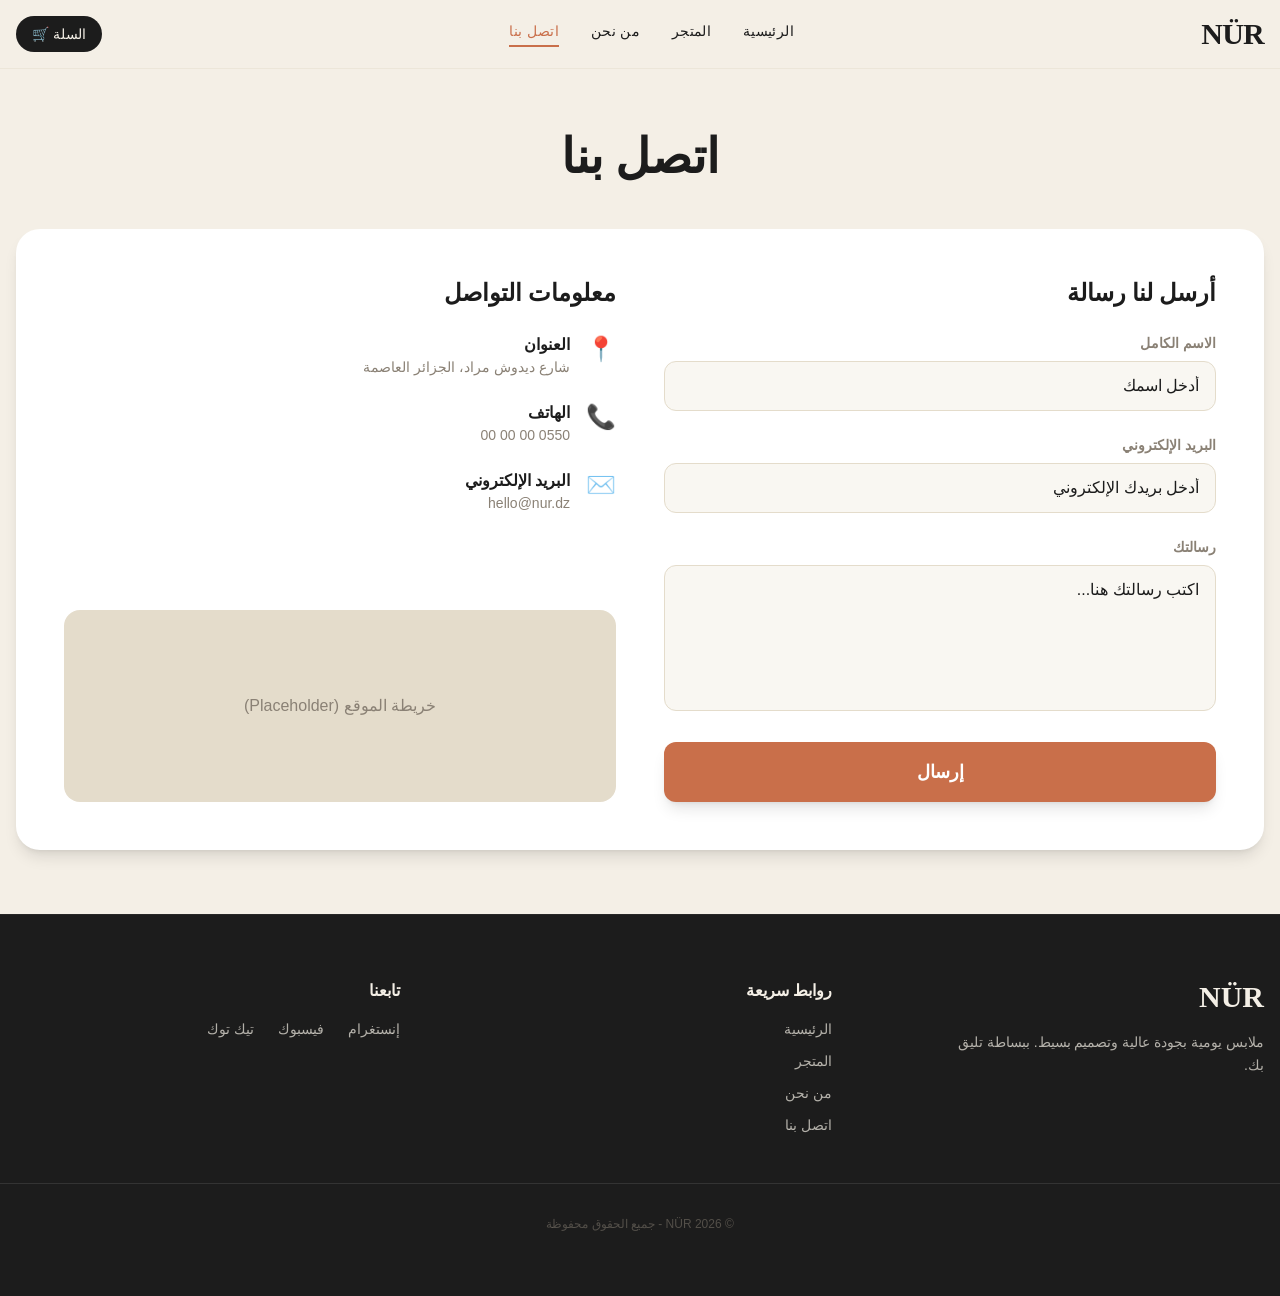
<file: contact.html>
<!DOCTYPE html>
<html lang="ar" dir="rtl">
<head>
  <meta charset="UTF-8">
  <meta name="viewport" content="width=device-width, initial-scale=1.0">
  <title>NÜR | اتصل بنا</title>
  <link href="./output.css" rel="stylesheet">
</head>
<body class="bg-cream text-charcoal font-sans">

  <!-- Header -->
  <header class="bg-cream/80 backdrop-blur-md sticky top-0 z-50 border-b border-sand/50">
    <div class="container mx-auto px-4 py-4 flex justify-between items-center">
      <a href="index.html" class="text-3xl font-serif font-bold text-charcoal tracking-tight">NÜR</a>
      <nav class="hidden md:flex gap-8 font-medium text-sm tracking-wide">
        <a href="index.html" class="hover:text-terracotta transition">الرئيسية</a>
        <a href="shop.html" class="hover:text-terracotta transition">المتجر</a>
        <a href="about.html" class="hover:text-terracotta transition">من نحن</a>
        <a href="contact.html" class="text-terracotta border-b-2 border-terracotta pb-1">اتصل بنا</a>
      </nav>
      <a href="cart.html" class="relative bg-charcoal text-cream px-4 py-2 rounded-full text-sm hover:bg-terracotta transition">السلة 🛒</a>
    </div>
  </header>

  <!-- Contact Content -->
  <main class="container mx-auto px-4 py-16">
    <h1 class="text-4xl md:text-5xl font-serif font-bold text-center mb-12">اتصل بنا</h1>
    
    <div class="grid md:grid-cols-2 gap-12 bg-white p-8 md:p-12 rounded-3xl shadow-lg">
      
      <!-- الفورم -->
      <div>
        <h2 class="text-2xl font-serif font-bold mb-6">أرسل لنا رسالة</h2>
        <form class="space-y-6">
          <div>
            <label class="block text-sm font-bold mb-2 text-warmgrey">الاسم الكامل</label>
            <input type="text" placeholder="أدخل اسمك" class="w-full border border-sand rounded-xl px-4 py-3 focus:outline-none focus:border-terracotta transition bg-cream/50">
          </div>
          <div>
            <label class="block text-sm font-bold mb-2 text-warmgrey">البريد الإلكتروني</label>
            <input type="email" placeholder="أدخل بريدك الإلكتروني" class="w-full border border-sand rounded-xl px-4 py-3 focus:outline-none focus:border-terracotta transition bg-cream/50">
          </div>
          <div>
            <label class="block text-sm font-bold mb-2 text-warmgrey">رسالتك</label>
            <textarea rows="5" placeholder="اكتب رسالتك هنا..." class="w-full border border-sand rounded-xl px-4 py-3 focus:outline-none focus:border-terracotta transition bg-cream/50 resize-none"></textarea>
          </div>
          <button type="submit" class="w-full bg-terracotta text-white py-4 rounded-xl font-bold text-lg hover:bg-charcoal transition shadow-lg">
            إرسال
          </button>
        </form>
      </div>

      <!-- معلومات الاتصال -->
      <div class="flex flex-col justify-between">
        <div>
          <h2 class="text-2xl font-serif font-bold mb-6">معلومات التواصل</h2>
          <ul class="space-y-6 text-warmgrey">
            <li class="flex items-start gap-4">
              <span class="text-2xl">📍</span>
              <div>
                <h4 class="font-bold text-charcoal">العنوان</h4>
                <p class="text-sm">شارع ديدوش مراد، الجزائر العاصمة</p>
              </div>
            </li>
            <li class="flex items-start gap-4">
              <span class="text-2xl">📞</span>
              <div>
                <h4 class="font-bold text-charcoal">الهاتف</h4>
                <p class="text-sm">0550 00 00 00</p>
              </div>
            </li>
            <li class="flex items-start gap-4">
              <span class="text-2xl">✉️</span>
              <div>
                <h4 class="font-bold text-charcoal">البريد الإلكتروني</h4>
                <p class="text-sm">hello@nur.dz</p>
              </div>
            </li>
          </ul>
        </div>

        <!-- خريطة (Placeholder) -->
        <div class="mt-8 bg-sand h-48 rounded-2xl flex items-center justify-center text-warmgrey">
          <p>خريطة الموقع (Placeholder)</p>
        </div>
      </div>
    </div>
  </main>

  <!-- Footer -->
  <footer class="bg-charcoal text-cream/70 py-16 border-t border-white/5">
    <div class="container mx-auto px-4 grid md:grid-cols-3 gap-12 text-center md:text-right">
      <div>
        <h4 class="text-cream text-3xl font-serif font-bold mb-4">NÜR</h4>
        <p class="text-sm leading-relaxed max-w-xs mx-auto md:mx-0">ملابس يومية بجودة عالية وتصميم بسيط. ببساطة تليق بك.</p>
      </div>
      <div>
        <h4 class="text-cream font-bold mb-4">روابط سريعة</h4>
        <ul class="space-y-3 text-sm">
          <li><a href="index.html" class="hover:text-terracotta transition">الرئيسية</a></li>
          <li><a href="shop.html" class="hover:text-terracotta transition">المتجر</a></li>
          <li><a href="about.html" class="hover:text-terracotta transition">من نحن</a></li>
          <li><a href="contact.html" class="hover:text-terracotta transition">اتصل بنا</a></li>
        </ul>
      </div>
      <div>
        <h4 class="text-cream font-bold mb-4">تابعنا</h4>
        <div class="flex gap-6 justify-center md:justify-start text-sm">
          <a href="#" class="hover:text-terracotta transition">إنستغرام</a>
          <a href="#" class="hover:text-terracotta transition">فيسبوك</a>
          <a href="#" class="hover:text-terracotta transition">تيك توك</a>
        </div>
      </div>
    </div>
    <div class="text-center text-xs mt-12 pt-8 border-t border-white/10 text-warmgrey/50">
      © 2026 NÜR - جميع الحقوق محفوظة
    </div>
  </footer>

</body>
</html>
</file>
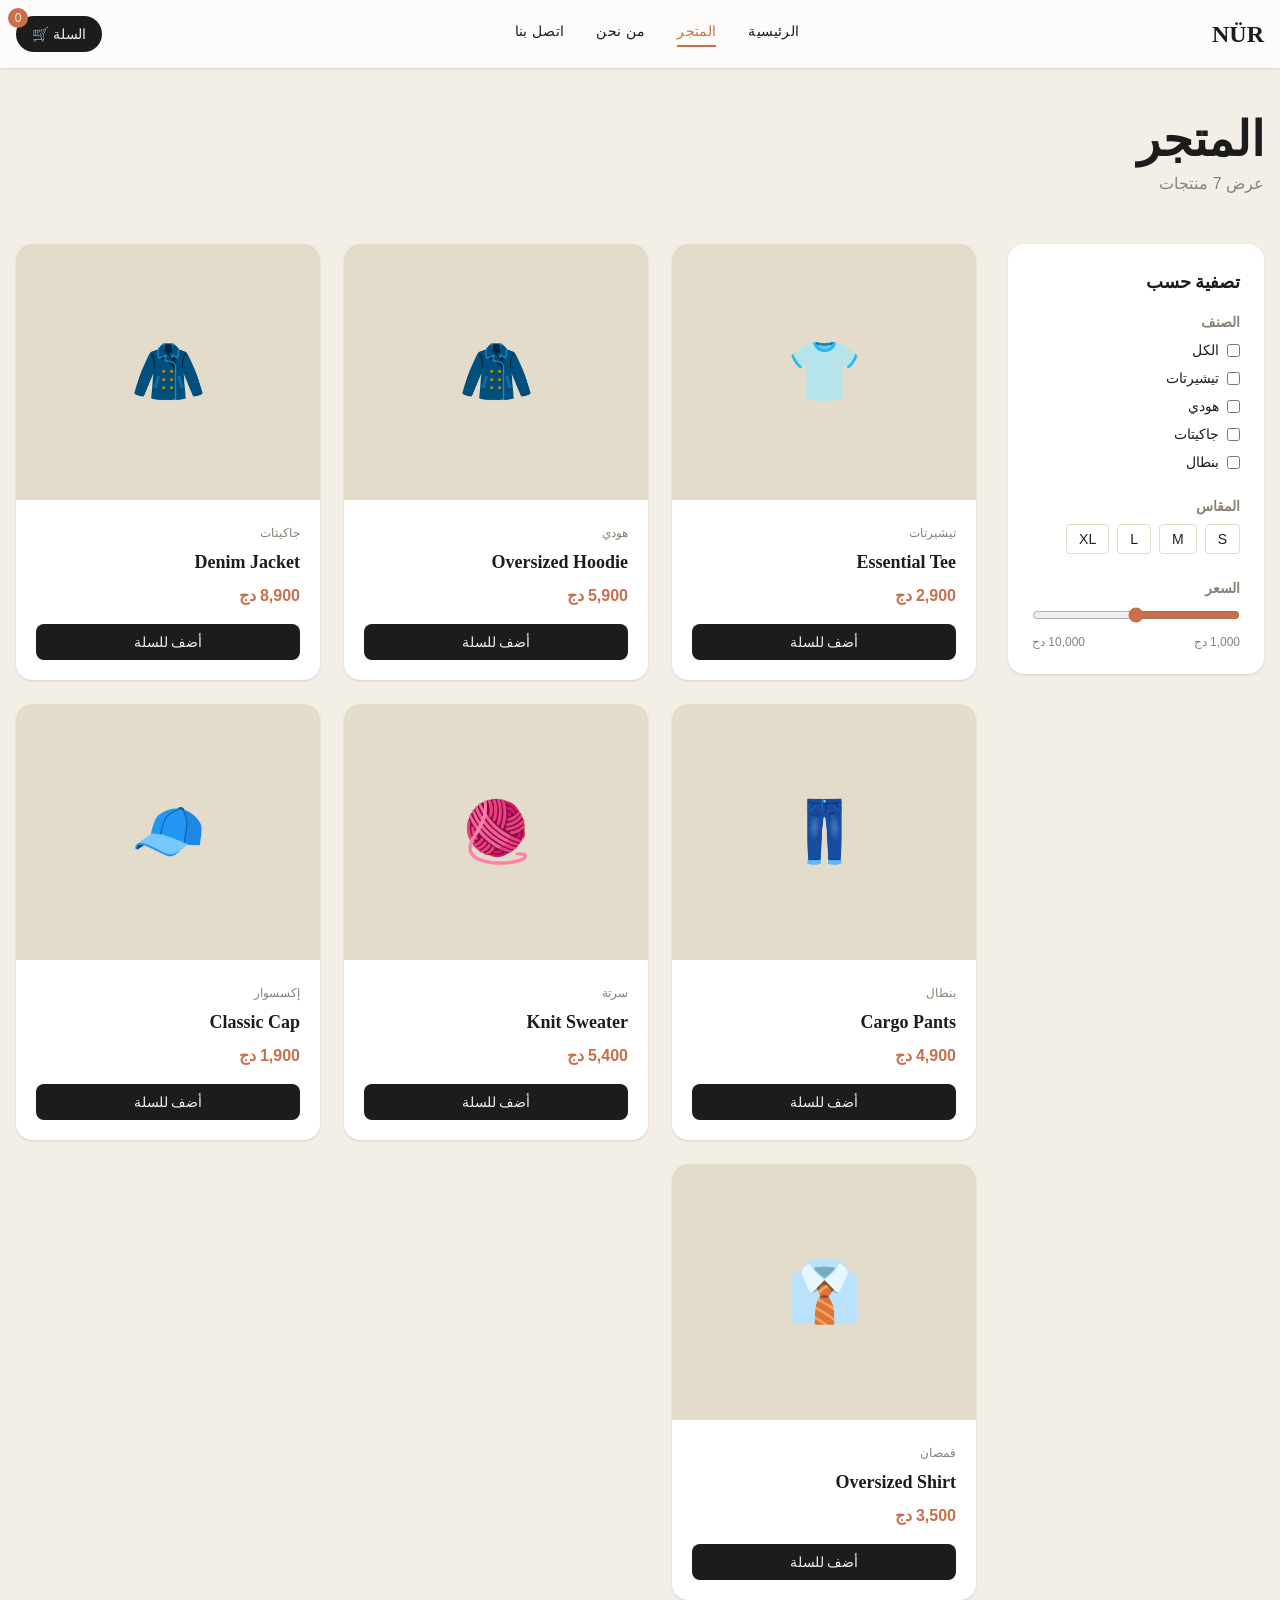
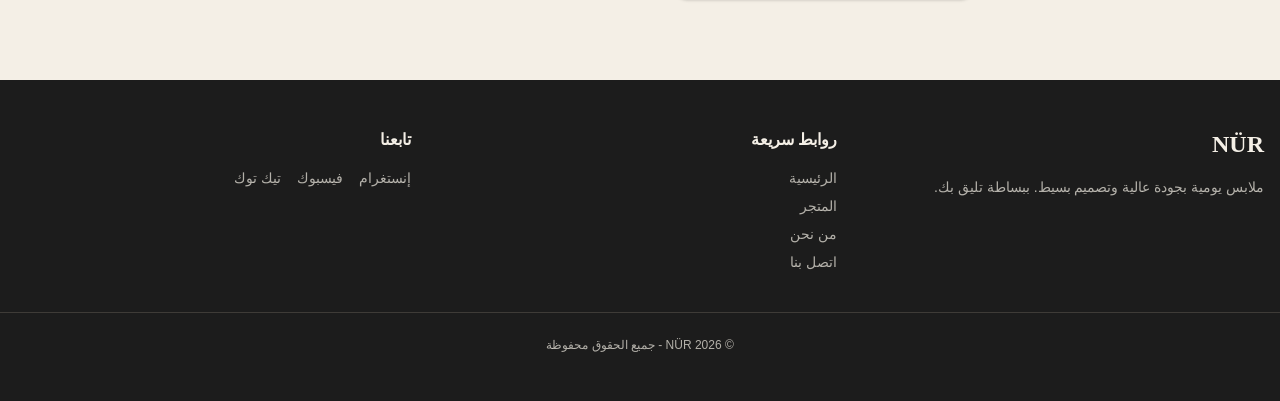
<file: shop.html>
<!DOCTYPE html>
<html lang="ar" dir="rtl">
<head>
  <meta charset="UTF-8">
  <meta name="viewport" content="width=device-width, initial-scale=1.0">
  <title>NÜR | المتجر</title>
  <link href="./output.css" rel="stylesheet">
</head>
<body class="bg-cream text-charcoal font-sans">

  <!-- 1️⃣ Header (نفس الهيدر في الصفحة الرئيسية) -->
  <header class="bg-white/80 backdrop-blur-md shadow-sm sticky top-0 z-50">
    <div class="container mx-auto px-4 py-4 flex justify-between items-center">
      <a href="index.html" class="text-2xl font-serif font-bold text-charcoal">NÜR</a>

      <nav class="hidden md:flex gap-8 font-medium text-sm tracking-wide">
        <a href="index.html" class="hover:text-terracotta transition">الرئيسية</a>
        <a href="shop.html" class="text-terracotta border-b-2 border-terracotta pb-1">المتجر</a>
        <a href="about.html" class="hover:text-terracotta transition">من نحن</a>
        <a href="contact.html" class="hover:text-terracotta transition">اتصل بنا</a>
      </nav>

      <a href="cart.html" class="relative bg-charcoal text-cream px-4 py-2 rounded-full text-sm hover:bg-terracotta transition">
        السلة 🛒
        <span class="absolute -top-2 -left-2 bg-terracotta text-xs w-5 h-5 flex items-center justify-center rounded-full">0</span>
      </a>
    </div>
  </header>

  <!-- 2️⃣ عنوان الصفحة وعدد المنتجات -->
  <section class="container mx-auto px-4 py-12 text-center md:text-right">
    <h1 class="text-4xl md:text-5xl font-serif font-bold mb-2">المتجر</h1>
    <p class="text-warmgrey">عرض 7 منتجات</p>
  </section>

  <!-- 3️⃣ المحتوى الرئيسي: Sidebar + المنتجات -->
  <main class="container mx-auto px-4 pb-20 flex flex-col md:flex-row gap-8">
    
    <!-- Sidebar الفلاتر (يظهر فوق المنتجات في الموبايل) -->
    <aside class="w-full md:w-64 shrink-0">
      <div class="bg-white p-6 rounded-2xl shadow-sm sticky top-24">
        <h3 class="font-serif font-bold text-lg mb-4">تصفية حسب</h3>
        
        <!-- فلتر الصنف -->
        <div class="mb-6">
          <h4 class="font-bold text-sm mb-2 text-warmgrey">الصنف</h4>
          <div class="space-y-2 text-sm">
            <label class="flex items-center gap-2 cursor-pointer hover:text-terracotta"><input type="checkbox" class="accent-terracotta"> الكل</label>
            <label class="flex items-center gap-2 cursor-pointer hover:text-terracotta"><input type="checkbox" class="accent-terracotta"> تيشيرتات</label>
            <label class="flex items-center gap-2 cursor-pointer hover:text-terracotta"><input type="checkbox" class="accent-terracotta"> هودي</label>
            <label class="flex items-center gap-2 cursor-pointer hover:text-terracotta"><input type="checkbox" class="accent-terracotta"> جاكيتات</label>
            <label class="flex items-center gap-2 cursor-pointer hover:text-terracotta"><input type="checkbox" class="accent-terracotta"> بنطال</label>
          </div>
        </div>

        <!-- فلتر المقاس -->
        <div class="mb-6">
          <h4 class="font-bold text-sm mb-2 text-warmgrey">المقاس</h4>
          <div class="flex gap-2 flex-wrap">
            <button class="border border-sand px-3 py-1 rounded text-sm hover:border-terracotta hover:text-terracotta transition">S</button>
            <button class="border border-sand px-3 py-1 rounded text-sm hover:border-terracotta hover:text-terracotta transition">M</button>
            <button class="border border-sand px-3 py-1 rounded text-sm hover:border-terracotta hover:text-terracotta transition">L</button>
            <button class="border border-sand px-3 py-1 rounded text-sm hover:border-terracotta hover:text-terracotta transition">XL</button>
          </div>
        </div>

        <!-- فلتر السعر (شكل فقط) -->
        <div>
          <h4 class="font-bold text-sm mb-2 text-warmgrey">السعر</h4>
          <input type="range" min="1000" max="10000" class="w-full accent-terracotta">
          <div class="flex justify-between text-xs text-warmgrey mt-1">
            <span>1,000 دج</span>
            <span>10,000 دج</span>
          </div>
        </div>
      </div>
    </aside>

    <!-- شبكة المنتجات -->
    <section class="flex-1">
      <div class="grid grid-cols-1 sm:grid-cols-2 lg:grid-cols-3 gap-6">

        <!-- منتج 1: Essential Tee -->
        <article class="bg-white rounded-2xl overflow-hidden shadow-sm hover:shadow-xl transition group">
          <div class="bg-sand h-64 flex items-center justify-center text-6xl group-hover:scale-105 transition duration-500">👕</div>
          <div class="p-5">
            <span class="text-xs text-warmgrey">تيشيرتات</span>
            <h3 class="font-serif font-bold text-lg mt-1">Essential Tee</h3>
            <p class="text-terracotta font-bold mt-2">2,900 دج</p>
            <button class="mt-4 w-full bg-charcoal text-cream py-2 rounded-lg hover:bg-terracotta transition text-sm font-medium">أضف للسلة</button>
          </div>
        </article>

        <!-- منتج 2: Oversized Hoodie -->
        <article class="bg-white rounded-2xl overflow-hidden shadow-sm hover:shadow-xl transition group">
          <div class="bg-sand h-64 flex items-center justify-center text-6xl group-hover:scale-105 transition duration-500">🧥</div>
          <div class="p-5">
            <span class="text-xs text-warmgrey">هودي</span>
            <h3 class="font-serif font-bold text-lg mt-1">Oversized Hoodie</h3>
            <p class="text-terracotta font-bold mt-2">5,900 دج</p>
            <button class="mt-4 w-full bg-charcoal text-cream py-2 rounded-lg hover:bg-terracotta transition text-sm font-medium">أضف للسلة</button>
          </div>
        </article>

        <!-- منتج 3: Denim Jacket -->
        <article class="bg-white rounded-2xl overflow-hidden shadow-sm hover:shadow-xl transition group">
          <div class="bg-sand h-64 flex items-center justify-center text-6xl group-hover:scale-105 transition duration-500">🧥</div>
          <div class="p-5">
            <span class="text-xs text-warmgrey">جاكيتات</span>
            <h3 class="font-serif font-bold text-lg mt-1">Denim Jacket</h3>
            <p class="text-terracotta font-bold mt-2">8,900 دج</p>
            <button class="mt-4 w-full bg-charcoal text-cream py-2 rounded-lg hover:bg-terracotta transition text-sm font-medium">أضف للسلة</button>
          </div>
        </article>

        <!-- منتج 4: Cargo Pants -->
        <article class="bg-white rounded-2xl overflow-hidden shadow-sm hover:shadow-xl transition group">
          <div class="bg-sand h-64 flex items-center justify-center text-6xl group-hover:scale-105 transition duration-500">👖</div>
          <div class="p-5">
            <span class="text-xs text-warmgrey">بنطال</span>
            <h3 class="font-serif font-bold text-lg mt-1">Cargo Pants</h3>
            <p class="text-terracotta font-bold mt-2">4,900 دج</p>
            <button class="mt-4 w-full bg-charcoal text-cream py-2 rounded-lg hover:bg-terracotta transition text-sm font-medium">أضف للسلة</button>
          </div>
        </article>

        <!-- منتج 5: Knit Sweater -->
        <article class="bg-white rounded-2xl overflow-hidden shadow-sm hover:shadow-xl transition group">
          <div class="bg-sand h-64 flex items-center justify-center text-6xl group-hover:scale-105 transition duration-500">🧶</div>
          <div class="p-5">
            <span class="text-xs text-warmgrey">سرتة</span>
            <h3 class="font-serif font-bold text-lg mt-1">Knit Sweater</h3>
            <p class="text-terracotta font-bold mt-2">5,400 دج</p>
            <button class="mt-4 w-full bg-charcoal text-cream py-2 rounded-lg hover:bg-terracotta transition text-sm font-medium">أضف للسلة</button>
          </div>
        </article>

        <!-- منتج 6: Classic Cap -->
        <article class="bg-white rounded-2xl overflow-hidden shadow-sm hover:shadow-xl transition group">
          <div class="bg-sand h-64 flex items-center justify-center text-6xl group-hover:scale-105 transition duration-500">🧢</div>
          <div class="p-5">
            <span class="text-xs text-warmgrey">إكسسوار</span>
            <h3 class="font-serif font-bold text-lg mt-1">Classic Cap</h3>
            <p class="text-terracotta font-bold mt-2">1,900 دج</p>
            <button class="mt-4 w-full bg-charcoal text-cream py-2 rounded-lg hover:bg-terracotta transition text-sm font-medium">أضف للسلة</button>
          </div>
        </article>

        <!-- منتج 7: منتج إضافي (لأن الملف يطلب 6+) -->
        <article class="bg-white rounded-2xl overflow-hidden shadow-sm hover:shadow-xl transition group">
          <div class="bg-sand h-64 flex items-center justify-center text-6xl group-hover:scale-105 transition duration-500">👔</div>
          <div class="p-5">
            <span class="text-xs text-warmgrey">قمصان</span>
            <h3 class="font-serif font-bold text-lg mt-1">Oversized Shirt</h3>
            <p class="text-terracotta font-bold mt-2">3,500 دج</p>
            <button class="mt-4 w-full bg-charcoal text-cream py-2 rounded-lg hover:bg-terracotta transition text-sm font-medium">أضف للسلة</button>
          </div>
        </article>

      </div>
    </section>
  </main>

  <!-- 4️⃣ Footer (نفس الفوتر في الصفحة الرئيسية) -->
  <footer class="bg-charcoal text-cream/70 py-12">
    <div class="container mx-auto px-4 grid md:grid-cols-3 gap-8 text-center md:text-right">
      <div>
        <h4 class="text-cream text-2xl font-serif font-bold mb-4">NÜR</h4>
        <p class="text-sm leading-relaxed">ملابس يومية بجودة عالية وتصميم بسيط. ببساطة تليق بك.</p>
      </div>
      <div>
        <h4 class="text-cream font-bold mb-4">روابط سريعة</h4>
        <ul class="space-y-2 text-sm">
          <li><a href="index.html" class="hover:text-terracotta transition">الرئيسية</a></li>
          <li><a href="shop.html" class="hover:text-terracotta transition">المتجر</a></li>
          <li><a href="about.html" class="hover:text-terracotta transition">من نحن</a></li>
          <li><a href="contact.html" class="hover:text-terracotta transition">اتصل بنا</a></li>
        </ul>
      </div>
      <div>
        <h4 class="text-cream font-bold mb-4">تابعنا</h4>
        <div class="flex gap-4 justify-center md:justify-start text-sm">
          <a href="#" class="hover:text-terracotta transition">إنستغرام</a>
          <a href="#" class="hover:text-terracotta transition">فيسبوك</a>
          <a href="#" class="hover:text-terracotta transition">تيك توك</a>
        </div>
      </div>
    </div>
    <div class="text-center text-xs mt-10 pt-6 border-t border-warmgrey/30">
      © 2026 NÜR - جميع الحقوق محفوظة
    </div>
  </footer>

</body>
</html>
</file>
<file: output.css>
/*! tailwindcss v4.3.3 | MIT License | https://tailwindcss.com */
@layer properties;
@layer theme, base, components, utilities;
@layer theme {
  :root, :host {
    --font-sans: "Poppins", sans-serif;
    --font-serif: "Playfair Display", serif;
    --font-mono: ui-monospace, SFMono-Regular, Menlo, Monaco, Consolas, "Liberation Mono",
      "Courier New", monospace;
    --color-red-500: oklch(63.7% 0.237 25.331);
    --color-gray-800: oklch(27.8% 0.033 256.848);
    --color-black: #000;
    --color-white: #fff;
    --spacing: 0.25rem;
    --container-xs: 20rem;
    --container-md: 28rem;
    --container-2xl: 42rem;
    --text-xs: 0.75rem;
    --text-xs--line-height: calc(1 / 0.75);
    --text-sm: 0.875rem;
    --text-sm--line-height: calc(1.25 / 0.875);
    --text-lg: 1.125rem;
    --text-lg--line-height: calc(1.75 / 1.125);
    --text-xl: 1.25rem;
    --text-xl--line-height: calc(1.75 / 1.25);
    --text-2xl: 1.5rem;
    --text-2xl--line-height: calc(2 / 1.5);
    --text-3xl: 1.875rem;
    --text-3xl--line-height: calc(2.25 / 1.875);
    --text-4xl: 2.25rem;
    --text-4xl--line-height: calc(2.5 / 2.25);
    --text-5xl: 3rem;
    --text-5xl--line-height: 1;
    --text-6xl: 3.75rem;
    --text-6xl--line-height: 1;
    --font-weight-medium: 500;
    --font-weight-semibold: 600;
    --font-weight-bold: 700;
    --tracking-tight: -0.025em;
    --tracking-wide: 0.025em;
    --tracking-widest: 0.1em;
    --leading-tight: 1.25;
    --leading-relaxed: 1.625;
    --radius-lg: 0.5rem;
    --radius-xl: 0.75rem;
    --radius-2xl: 1rem;
    --radius-3xl: 1.5rem;
    --blur-md: 12px;
    --default-transition-duration: 150ms;
    --default-transition-timing-function: cubic-bezier(0.4, 0, 0.2, 1);
    --default-font-family: var(--font-sans);
    --default-mono-font-family: var(--font-mono);
    --color-cream: #f4efe6;
    --color-charcoal: #1c1c1c;
    --color-sand: #e4dccb;
    --color-terracotta: #c96f4a;
    --color-warmgrey: #8a8175;
  }
}
@layer base {
  *, ::after, ::before, ::backdrop, ::file-selector-button {
    box-sizing: border-box;
    margin: 0;
    padding: 0;
    border: 0 solid;
  }
  html, :host {
    line-height: 1.5;
    -webkit-text-size-adjust: 100%;
    tab-size: 4;
    font-family: var(--default-font-family, -apple-system, BlinkMacSystemFont, "Segoe UI", Roboto, "Helvetica Neue", "Noto Sans", Arial, sans-serif, "Apple Color Emoji", "Segoe UI Emoji", "Segoe UI Symbol", "Noto Color Emoji");
    font-feature-settings: var(--default-font-feature-settings, normal);
    font-variation-settings: var(--default-font-variation-settings, normal);
    -webkit-tap-highlight-color: transparent;
  }
  hr {
    height: 0;
    color: inherit;
    border-top-width: 1px;
  }
  abbr:where([title]) {
    -webkit-text-decoration: underline dotted;
    text-decoration: underline dotted;
  }
  h1, h2, h3, h4, h5, h6 {
    font-size: inherit;
    font-weight: inherit;
  }
  a {
    color: inherit;
    -webkit-text-decoration: inherit;
    text-decoration: inherit;
  }
  b, strong {
    font-weight: bolder;
  }
  code, kbd, samp, pre {
    font-family: var(--default-mono-font-family, ui-monospace, SFMono-Regular, Menlo, Monaco, Consolas, "Liberation Mono", "Courier New", monospace);
    font-feature-settings: var(--default-mono-font-feature-settings, normal);
    font-variation-settings: var(--default-mono-font-variation-settings, normal);
    font-size: 1em;
  }
  small {
    font-size: 80%;
  }
  sub, sup {
    font-size: 75%;
    line-height: 0;
    position: relative;
    vertical-align: baseline;
  }
  sub {
    bottom: -0.25em;
  }
  sup {
    top: -0.5em;
  }
  table {
    text-indent: 0;
    border-color: inherit;
    border-collapse: collapse;
  }
  :-moz-focusring:where(:not(iframe)) {
    outline: auto;
  }
  progress {
    vertical-align: baseline;
  }
  summary {
    display: list-item;
  }
  ol, ul, menu {
    list-style: none;
  }
  img, svg, video, canvas, audio, iframe, embed, object {
    display: block;
    vertical-align: middle;
  }
  img, video {
    max-width: 100%;
    height: auto;
  }
  button, input, select, optgroup, textarea, ::file-selector-button {
    font: inherit;
    font-feature-settings: inherit;
    font-variation-settings: inherit;
    letter-spacing: inherit;
    color: inherit;
    border-radius: 0;
    background-color: transparent;
    opacity: 1;
  }
  :where(select:is([multiple], [size])) optgroup {
    font-weight: bolder;
  }
  :where(select:is([multiple], [size])) optgroup option {
    padding-inline-start: 20px;
  }
  ::file-selector-button {
    margin-inline-end: 4px;
  }
  ::placeholder {
    opacity: 1;
  }
  @supports (not (-webkit-appearance: -apple-pay-button))  or (contain-intrinsic-size: 1px) {
    ::placeholder {
      color: currentcolor;
      @supports (color: color-mix(in lab, red, red)) {
        color: color-mix(in oklab, currentcolor 50%, transparent);
      }
    }
  }
  textarea {
    resize: vertical;
  }
  ::-webkit-search-decoration {
    -webkit-appearance: none;
  }
  ::-webkit-date-and-time-value {
    min-height: 1lh;
    text-align: inherit;
  }
  ::-webkit-datetime-edit {
    display: inline-flex;
  }
  ::-webkit-datetime-edit-fields-wrapper {
    padding: 0;
  }
  ::-webkit-datetime-edit, ::-webkit-datetime-edit-year-field, ::-webkit-datetime-edit-month-field, ::-webkit-datetime-edit-day-field, ::-webkit-datetime-edit-hour-field, ::-webkit-datetime-edit-minute-field, ::-webkit-datetime-edit-second-field, ::-webkit-datetime-edit-millisecond-field, ::-webkit-datetime-edit-meridiem-field {
    padding-block: 0;
  }
  ::-webkit-calendar-picker-indicator {
    line-height: 1;
  }
  :-moz-ui-invalid {
    box-shadow: none;
  }
  button, input:where([type="button"], [type="reset"], [type="submit"]), ::file-selector-button {
    appearance: button;
  }
  ::-webkit-inner-spin-button, ::-webkit-outer-spin-button {
    height: auto;
  }
  [hidden]:where(:not([hidden="until-found"])) {
    display: none !important;
  }
}
@layer utilities {
  .absolute {
    position: absolute;
  }
  .relative {
    position: relative;
  }
  .sticky {
    position: sticky;
  }
  .inset-0 {
    inset: 0px;
  }
  .-top-2 {
    top: calc(var(--spacing) * -2);
  }
  .top-0 {
    top: 0px;
  }
  .top-24 {
    top: calc(var(--spacing) * 24);
  }
  .right-6 {
    right: calc(var(--spacing) * 6);
  }
  .bottom-6 {
    bottom: calc(var(--spacing) * 6);
  }
  .-left-2 {
    left: calc(var(--spacing) * -2);
  }
  .z-50 {
    z-index: 50;
  }
  .container {
    width: 100%;
    @media (width >= 40rem) {
      max-width: 40rem;
    }
    @media (width >= 48rem) {
      max-width: 48rem;
    }
    @media (width >= 64rem) {
      max-width: 64rem;
    }
    @media (width >= 80rem) {
      max-width: 80rem;
    }
    @media (width >= 96rem) {
      max-width: 96rem;
    }
  }
  .mx-auto {
    margin-inline: auto;
  }
  .mt-1 {
    margin-top: var(--spacing);
  }
  .mt-2 {
    margin-top: calc(var(--spacing) * 2);
  }
  .mt-4 {
    margin-top: calc(var(--spacing) * 4);
  }
  .mt-8 {
    margin-top: calc(var(--spacing) * 8);
  }
  .mt-10 {
    margin-top: calc(var(--spacing) * 10);
  }
  .mt-12 {
    margin-top: calc(var(--spacing) * 12);
  }
  .mt-20 {
    margin-top: calc(var(--spacing) * 20);
  }
  .mb-2 {
    margin-bottom: calc(var(--spacing) * 2);
  }
  .mb-3 {
    margin-bottom: calc(var(--spacing) * 3);
  }
  .mb-4 {
    margin-bottom: calc(var(--spacing) * 4);
  }
  .mb-6 {
    margin-bottom: calc(var(--spacing) * 6);
  }
  .mb-8 {
    margin-bottom: calc(var(--spacing) * 8);
  }
  .mb-10 {
    margin-bottom: calc(var(--spacing) * 10);
  }
  .mb-12 {
    margin-bottom: calc(var(--spacing) * 12);
  }
  .block {
    display: block;
  }
  .flex {
    display: flex;
  }
  .grid {
    display: grid;
  }
  .hidden {
    display: none;
  }
  .inline-block {
    display: inline-block;
  }
  .table {
    display: table;
  }
  .aspect-square {
    aspect-ratio: 1 / 1;
  }
  .h-5 {
    height: calc(var(--spacing) * 5);
  }
  .h-12 {
    height: calc(var(--spacing) * 12);
  }
  .h-24 {
    height: calc(var(--spacing) * 24);
  }
  .h-48 {
    height: calc(var(--spacing) * 48);
  }
  .h-64 {
    height: calc(var(--spacing) * 64);
  }
  .h-96 {
    height: calc(var(--spacing) * 96);
  }
  .h-\[400px\] {
    height: 400px;
  }
  .h-\[450px\] {
    height: 450px;
  }
  .h-full {
    height: 100%;
  }
  .w-5 {
    width: calc(var(--spacing) * 5);
  }
  .w-12 {
    width: calc(var(--spacing) * 12);
  }
  .w-24 {
    width: calc(var(--spacing) * 24);
  }
  .w-full {
    width: 100%;
  }
  .max-w-2xl {
    max-width: var(--container-2xl);
  }
  .max-w-md {
    max-width: var(--container-md);
  }
  .max-w-xs {
    max-width: var(--container-xs);
  }
  .flex-1 {
    flex: 1;
  }
  .flex-shrink {
    flex-shrink: 1;
  }
  .shrink-0 {
    flex-shrink: 0;
  }
  .border-collapse {
    border-collapse: collapse;
  }
  .cursor-pointer {
    cursor: pointer;
  }
  .resize {
    resize: both;
  }
  .resize-none {
    resize: none;
  }
  .grid-cols-1 {
    grid-template-columns: repeat(1, minmax(0, 1fr));
  }
  .grid-cols-2 {
    grid-template-columns: repeat(2, minmax(0, 1fr));
  }
  .flex-col {
    flex-direction: column;
  }
  .flex-wrap {
    flex-wrap: wrap;
  }
  .items-center {
    align-items: center;
  }
  .items-start {
    align-items: flex-start;
  }
  .justify-between {
    justify-content: space-between;
  }
  .justify-center {
    justify-content: center;
  }
  .gap-2 {
    gap: calc(var(--spacing) * 2);
  }
  .gap-3 {
    gap: calc(var(--spacing) * 3);
  }
  .gap-4 {
    gap: calc(var(--spacing) * 4);
  }
  .gap-6 {
    gap: calc(var(--spacing) * 6);
  }
  .gap-8 {
    gap: calc(var(--spacing) * 8);
  }
  .gap-10 {
    gap: calc(var(--spacing) * 10);
  }
  .gap-12 {
    gap: calc(var(--spacing) * 12);
  }
  :where(.space-y-2 > :not(:last-child)) {
    --tw-space-y-reverse: 0;
    margin-block-start: calc(calc(var(--spacing) * 2) * var(--tw-space-y-reverse));
    margin-block-end: calc(calc(var(--spacing) * 2) * calc(1 - var(--tw-space-y-reverse)));
  }
  :where(.space-y-3 > :not(:last-child)) {
    --tw-space-y-reverse: 0;
    margin-block-start: calc(calc(var(--spacing) * 3) * var(--tw-space-y-reverse));
    margin-block-end: calc(calc(var(--spacing) * 3) * calc(1 - var(--tw-space-y-reverse)));
  }
  :where(.space-y-4 > :not(:last-child)) {
    --tw-space-y-reverse: 0;
    margin-block-start: calc(calc(var(--spacing) * 4) * var(--tw-space-y-reverse));
    margin-block-end: calc(calc(var(--spacing) * 4) * calc(1 - var(--tw-space-y-reverse)));
  }
  :where(.space-y-6 > :not(:last-child)) {
    --tw-space-y-reverse: 0;
    margin-block-start: calc(calc(var(--spacing) * 6) * var(--tw-space-y-reverse));
    margin-block-end: calc(calc(var(--spacing) * 6) * calc(1 - var(--tw-space-y-reverse)));
  }
  .overflow-hidden {
    overflow: hidden;
  }
  .rounded {
    border-radius: 0.25rem;
  }
  .rounded-2xl {
    border-radius: var(--radius-2xl);
  }
  .rounded-3xl {
    border-radius: var(--radius-3xl);
  }
  .rounded-full {
    border-radius: calc(infinity * 1px);
  }
  .rounded-lg {
    border-radius: var(--radius-lg);
  }
  .rounded-xl {
    border-radius: var(--radius-xl);
  }
  .border {
    border-style: var(--tw-border-style);
    border-width: 1px;
  }
  .border-2 {
    border-style: var(--tw-border-style);
    border-width: 2px;
  }
  .border-x {
    border-inline-style: var(--tw-border-style);
    border-inline-width: 1px;
  }
  .border-t {
    border-top-style: var(--tw-border-style);
    border-top-width: 1px;
  }
  .border-b {
    border-bottom-style: var(--tw-border-style);
    border-bottom-width: 1px;
  }
  .border-b-2 {
    border-bottom-style: var(--tw-border-style);
    border-bottom-width: 2px;
  }
  .border-charcoal {
    border-color: var(--color-charcoal);
  }
  .border-gray-800 {
    border-color: var(--color-gray-800);
  }
  .border-sand {
    border-color: var(--color-sand);
  }
  .border-sand\/50 {
    border-color: color-mix(in srgb, #e4dccb 50%, transparent);
    @supports (color: color-mix(in lab, red, red)) {
      border-color: color-mix(in oklab, var(--color-sand) 50%, transparent);
    }
  }
  .border-terracotta {
    border-color: var(--color-terracotta);
  }
  .border-warmgrey {
    border-color: var(--color-warmgrey);
  }
  .border-warmgrey\/30 {
    border-color: color-mix(in srgb, #8a8175 30%, transparent);
    @supports (color: color-mix(in lab, red, red)) {
      border-color: color-mix(in oklab, var(--color-warmgrey) 30%, transparent);
    }
  }
  .border-white {
    border-color: var(--color-white);
  }
  .border-white\/5 {
    border-color: color-mix(in srgb, #fff 5%, transparent);
    @supports (color: color-mix(in lab, red, red)) {
      border-color: color-mix(in oklab, var(--color-white) 5%, transparent);
    }
  }
  .border-white\/10 {
    border-color: color-mix(in srgb, #fff 10%, transparent);
    @supports (color: color-mix(in lab, red, red)) {
      border-color: color-mix(in oklab, var(--color-white) 10%, transparent);
    }
  }
  .border-white\/20 {
    border-color: color-mix(in srgb, #fff 20%, transparent);
    @supports (color: color-mix(in lab, red, red)) {
      border-color: color-mix(in oklab, var(--color-white) 20%, transparent);
    }
  }
  .bg-black {
    background-color: var(--color-black);
  }
  .bg-black\/50 {
    background-color: color-mix(in srgb, #000 50%, transparent);
    @supports (color: color-mix(in lab, red, red)) {
      background-color: color-mix(in oklab, var(--color-black) 50%, transparent);
    }
  }
  .bg-black\/80 {
    background-color: color-mix(in srgb, #000 80%, transparent);
    @supports (color: color-mix(in lab, red, red)) {
      background-color: color-mix(in oklab, var(--color-black) 80%, transparent);
    }
  }
  .bg-charcoal {
    background-color: var(--color-charcoal);
  }
  .bg-cream {
    background-color: var(--color-cream);
  }
  .bg-cream\/50 {
    background-color: color-mix(in srgb, #f4efe6 50%, transparent);
    @supports (color: color-mix(in lab, red, red)) {
      background-color: color-mix(in oklab, var(--color-cream) 50%, transparent);
    }
  }
  .bg-cream\/80 {
    background-color: color-mix(in srgb, #f4efe6 80%, transparent);
    @supports (color: color-mix(in lab, red, red)) {
      background-color: color-mix(in oklab, var(--color-cream) 80%, transparent);
    }
  }
  .bg-sand {
    background-color: var(--color-sand);
  }
  .bg-terracotta {
    background-color: var(--color-terracotta);
  }
  .bg-white {
    background-color: var(--color-white);
  }
  .bg-white\/10 {
    background-color: color-mix(in srgb, #fff 10%, transparent);
    @supports (color: color-mix(in lab, red, red)) {
      background-color: color-mix(in oklab, var(--color-white) 10%, transparent);
    }
  }
  .bg-white\/80 {
    background-color: color-mix(in srgb, #fff 80%, transparent);
    @supports (color: color-mix(in lab, red, red)) {
      background-color: color-mix(in oklab, var(--color-white) 80%, transparent);
    }
  }
  .bg-gradient-to-t {
    --tw-gradient-position: to top in oklab;
    background-image: linear-gradient(var(--tw-gradient-stops));
  }
  .from-charcoal {
    --tw-gradient-from: var(--color-charcoal);
    --tw-gradient-stops: var(--tw-gradient-via-stops, var(--tw-gradient-position), var(--tw-gradient-from) var(--tw-gradient-from-position), var(--tw-gradient-to) var(--tw-gradient-to-position));
  }
  .from-charcoal\/70 {
    --tw-gradient-from: color-mix(in srgb, #1c1c1c 70%, transparent);
    @supports (color: color-mix(in lab, red, red)) {
      --tw-gradient-from: color-mix(in oklab, var(--color-charcoal) 70%, transparent);
    }
    --tw-gradient-stops: var(--tw-gradient-via-stops, var(--tw-gradient-position), var(--tw-gradient-from) var(--tw-gradient-from-position), var(--tw-gradient-to) var(--tw-gradient-to-position));
  }
  .to-transparent {
    --tw-gradient-to: transparent;
    --tw-gradient-stops: var(--tw-gradient-via-stops, var(--tw-gradient-position), var(--tw-gradient-from) var(--tw-gradient-from-position), var(--tw-gradient-to) var(--tw-gradient-to-position));
  }
  .object-cover {
    object-fit: cover;
  }
  .p-4 {
    padding: calc(var(--spacing) * 4);
  }
  .p-5 {
    padding: calc(var(--spacing) * 5);
  }
  .p-6 {
    padding: calc(var(--spacing) * 6);
  }
  .p-8 {
    padding: calc(var(--spacing) * 8);
  }
  .px-3 {
    padding-inline: calc(var(--spacing) * 3);
  }
  .px-4 {
    padding-inline: calc(var(--spacing) * 4);
  }
  .px-6 {
    padding-inline: calc(var(--spacing) * 6);
  }
  .px-8 {
    padding-inline: calc(var(--spacing) * 8);
  }
  .py-1 {
    padding-block: var(--spacing);
  }
  .py-2 {
    padding-block: calc(var(--spacing) * 2);
  }
  .py-3 {
    padding-block: calc(var(--spacing) * 3);
  }
  .py-4 {
    padding-block: calc(var(--spacing) * 4);
  }
  .py-12 {
    padding-block: calc(var(--spacing) * 12);
  }
  .py-16 {
    padding-block: calc(var(--spacing) * 16);
  }
  .py-20 {
    padding-block: calc(var(--spacing) * 20);
  }
  .py-24 {
    padding-block: calc(var(--spacing) * 24);
  }
  .pt-6 {
    padding-top: calc(var(--spacing) * 6);
  }
  .pt-8 {
    padding-top: calc(var(--spacing) * 8);
  }
  .pb-1 {
    padding-bottom: var(--spacing);
  }
  .pb-6 {
    padding-bottom: calc(var(--spacing) * 6);
  }
  .pb-20 {
    padding-bottom: calc(var(--spacing) * 20);
  }
  .text-center {
    text-align: center;
  }
  .font-sans {
    font-family: var(--font-sans);
  }
  .font-serif {
    font-family: var(--font-serif);
  }
  .text-2xl {
    font-size: var(--text-2xl);
    line-height: var(--tw-leading, var(--text-2xl--line-height));
  }
  .text-3xl {
    font-size: var(--text-3xl);
    line-height: var(--tw-leading, var(--text-3xl--line-height));
  }
  .text-4xl {
    font-size: var(--text-4xl);
    line-height: var(--tw-leading, var(--text-4xl--line-height));
  }
  .text-5xl {
    font-size: var(--text-5xl);
    line-height: var(--tw-leading, var(--text-5xl--line-height));
  }
  .text-6xl {
    font-size: var(--text-6xl);
    line-height: var(--tw-leading, var(--text-6xl--line-height));
  }
  .text-lg {
    font-size: var(--text-lg);
    line-height: var(--tw-leading, var(--text-lg--line-height));
  }
  .text-sm {
    font-size: var(--text-sm);
    line-height: var(--tw-leading, var(--text-sm--line-height));
  }
  .text-xl {
    font-size: var(--text-xl);
    line-height: var(--tw-leading, var(--text-xl--line-height));
  }
  .text-xs {
    font-size: var(--text-xs);
    line-height: var(--tw-leading, var(--text-xs--line-height));
  }
  .leading-relaxed {
    --tw-leading: var(--leading-relaxed);
    line-height: var(--leading-relaxed);
  }
  .leading-tight {
    --tw-leading: var(--leading-tight);
    line-height: var(--leading-tight);
  }
  .font-bold {
    --tw-font-weight: var(--font-weight-bold);
    font-weight: var(--font-weight-bold);
  }
  .font-medium {
    --tw-font-weight: var(--font-weight-medium);
    font-weight: var(--font-weight-medium);
  }
  .font-semibold {
    --tw-font-weight: var(--font-weight-semibold);
    font-weight: var(--font-weight-semibold);
  }
  .tracking-tight {
    --tw-tracking: var(--tracking-tight);
    letter-spacing: var(--tracking-tight);
  }
  .tracking-wide {
    --tw-tracking: var(--tracking-wide);
    letter-spacing: var(--tracking-wide);
  }
  .tracking-widest {
    --tw-tracking: var(--tracking-widest);
    letter-spacing: var(--tracking-widest);
  }
  .text-charcoal {
    color: var(--color-charcoal);
  }
  .text-cream {
    color: var(--color-cream);
  }
  .text-cream\/70 {
    color: color-mix(in srgb, #f4efe6 70%, transparent);
    @supports (color: color-mix(in lab, red, red)) {
      color: color-mix(in oklab, var(--color-cream) 70%, transparent);
    }
  }
  .text-red-500 {
    color: var(--color-red-500);
  }
  .text-terracotta {
    color: var(--color-terracotta);
  }
  .text-warmgrey {
    color: var(--color-warmgrey);
  }
  .text-warmgrey\/50 {
    color: color-mix(in srgb, #8a8175 50%, transparent);
    @supports (color: color-mix(in lab, red, red)) {
      color: color-mix(in oklab, var(--color-warmgrey) 50%, transparent);
    }
  }
  .text-white {
    color: var(--color-white);
  }
  .underline {
    text-decoration-line: underline;
  }
  .placeholder-warmgrey::placeholder {
    color: var(--color-warmgrey);
  }
  .placeholder-warmgrey\/70::placeholder {
    color: color-mix(in srgb, #8a8175 70%, transparent);
    @supports (color: color-mix(in lab, red, red)) {
      color: color-mix(in oklab, var(--color-warmgrey) 70%, transparent);
    }
  }
  .accent-terracotta {
    accent-color: var(--color-terracotta);
  }
  .opacity-1 {
    opacity: 1%;
  }
  .opacity-75 {
    opacity: 75%;
  }
  .opacity-80 {
    opacity: 80%;
  }
  .opacity-100 {
    opacity: 100%;
  }
  .opacity-800 {
    opacity: 800%;
  }
  .shadow-2xl {
    --tw-shadow: 0 25px 50px -12px var(--tw-shadow-color, rgb(0 0 0 / 0.25));
    box-shadow: var(--tw-inset-shadow), var(--tw-inset-ring-shadow), var(--tw-ring-offset-shadow), var(--tw-ring-shadow), var(--tw-shadow);
  }
  .shadow-lg {
    --tw-shadow: 0 10px 15px -3px var(--tw-shadow-color, rgb(0 0 0 / 0.1)), 0 4px 6px -4px var(--tw-shadow-color, rgb(0 0 0 / 0.1));
    box-shadow: var(--tw-inset-shadow), var(--tw-inset-ring-shadow), var(--tw-ring-offset-shadow), var(--tw-ring-shadow), var(--tw-shadow);
  }
  .shadow-sm {
    --tw-shadow: 0 1px 3px 0 var(--tw-shadow-color, rgb(0 0 0 / 0.1)), 0 1px 2px -1px var(--tw-shadow-color, rgb(0 0 0 / 0.1));
    box-shadow: var(--tw-inset-shadow), var(--tw-inset-ring-shadow), var(--tw-ring-offset-shadow), var(--tw-ring-shadow), var(--tw-shadow);
  }
  .shadow-xl {
    --tw-shadow: 0 20px 25px -5px var(--tw-shadow-color, rgb(0 0 0 / 0.1)), 0 8px 10px -6px var(--tw-shadow-color, rgb(0 0 0 / 0.1));
    box-shadow: var(--tw-inset-shadow), var(--tw-inset-ring-shadow), var(--tw-ring-offset-shadow), var(--tw-ring-shadow), var(--tw-shadow);
  }
  .outline {
    outline-style: var(--tw-outline-style);
    outline-width: 1px;
  }
  .backdrop-blur-md {
    --tw-backdrop-blur: blur(var(--blur-md));
    -webkit-backdrop-filter: var(--tw-backdrop-blur,) var(--tw-backdrop-brightness,) var(--tw-backdrop-contrast,) var(--tw-backdrop-grayscale,) var(--tw-backdrop-hue-rotate,) var(--tw-backdrop-invert,) var(--tw-backdrop-opacity,) var(--tw-backdrop-saturate,) var(--tw-backdrop-sepia,);
    backdrop-filter: var(--tw-backdrop-blur,) var(--tw-backdrop-brightness,) var(--tw-backdrop-contrast,) var(--tw-backdrop-grayscale,) var(--tw-backdrop-hue-rotate,) var(--tw-backdrop-invert,) var(--tw-backdrop-opacity,) var(--tw-backdrop-saturate,) var(--tw-backdrop-sepia,);
  }
  .backdrop-filter {
    -webkit-backdrop-filter: var(--tw-backdrop-blur,) var(--tw-backdrop-brightness,) var(--tw-backdrop-contrast,) var(--tw-backdrop-grayscale,) var(--tw-backdrop-hue-rotate,) var(--tw-backdrop-invert,) var(--tw-backdrop-opacity,) var(--tw-backdrop-saturate,) var(--tw-backdrop-sepia,);
    backdrop-filter: var(--tw-backdrop-blur,) var(--tw-backdrop-brightness,) var(--tw-backdrop-contrast,) var(--tw-backdrop-grayscale,) var(--tw-backdrop-hue-rotate,) var(--tw-backdrop-invert,) var(--tw-backdrop-opacity,) var(--tw-backdrop-saturate,) var(--tw-backdrop-sepia,);
  }
  .transition {
    transition-property: color, background-color, border-color, outline-color, text-decoration-color, fill, stroke, --tw-gradient-from, --tw-gradient-via, --tw-gradient-to, opacity, box-shadow, transform, translate, scale, rotate, filter, -webkit-backdrop-filter, backdrop-filter, display, content-visibility, overlay, pointer-events;
    transition-timing-function: var(--tw-ease, var(--default-transition-timing-function));
    transition-duration: var(--tw-duration, var(--default-transition-duration));
  }
  .duration-500 {
    --tw-duration: 500ms;
    transition-duration: 500ms;
  }
  .duration-700 {
    --tw-duration: 700ms;
    transition-duration: 700ms;
  }
  .outline-none {
    --tw-outline-style: none;
    outline-style: none;
  }
  @media (hover: hover) {
    .group-hover\:scale-105:is(:where(.group):hover *) {
      --tw-scale-x: 105%;
      --tw-scale-y: 105%;
      --tw-scale-z: 105%;
      scale: var(--tw-scale-x) var(--tw-scale-y);
    }
    .hover\:border-charcoal:hover {
      border-color: var(--color-charcoal);
    }
    .hover\:border-terracotta:hover {
      border-color: var(--color-terracotta);
    }
    .hover\:bg-charcoal:hover {
      background-color: var(--color-charcoal);
    }
    .hover\:bg-cream:hover {
      background-color: var(--color-cream);
    }
    .hover\:bg-terracotta:hover {
      background-color: var(--color-terracotta);
    }
    .hover\:text-cream:hover {
      color: var(--color-cream);
    }
    .hover\:text-terracotta:hover {
      color: var(--color-terracotta);
    }
    .hover\:underline:hover {
      text-decoration-line: underline;
    }
    .hover\:shadow-xl:hover {
      --tw-shadow: 0 20px 25px -5px var(--tw-shadow-color, rgb(0 0 0 / 0.1)), 0 8px 10px -6px var(--tw-shadow-color, rgb(0 0 0 / 0.1));
      box-shadow: var(--tw-inset-shadow), var(--tw-inset-ring-shadow), var(--tw-ring-offset-shadow), var(--tw-ring-shadow), var(--tw-shadow);
    }
  }
  .focus\:border-terracotta:focus {
    border-color: var(--color-terracotta);
  }
  .focus\:outline-none:focus {
    --tw-outline-style: none;
    outline-style: none;
  }
  @media (width >= 40rem) {
    .sm\:grid-cols-2 {
      grid-template-columns: repeat(2, minmax(0, 1fr));
    }
    .sm\:flex-row {
      flex-direction: row;
    }
    .sm\:text-right {
      text-align: right;
    }
  }
  @media (width >= 48rem) {
    .md\:mx-0 {
      margin-inline: 0px;
    }
    .md\:flex {
      display: flex;
    }
    .md\:h-\[500px\] {
      height: 500px;
    }
    .md\:w-64 {
      width: calc(var(--spacing) * 64);
    }
    .md\:grid-cols-2 {
      grid-template-columns: repeat(2, minmax(0, 1fr));
    }
    .md\:grid-cols-3 {
      grid-template-columns: repeat(3, minmax(0, 1fr));
    }
    .md\:grid-cols-4 {
      grid-template-columns: repeat(4, minmax(0, 1fr));
    }
    .md\:flex-row {
      flex-direction: row;
    }
    .md\:justify-start {
      justify-content: flex-start;
    }
    .md\:p-12 {
      padding: calc(var(--spacing) * 12);
    }
    .md\:py-24 {
      padding-block: calc(var(--spacing) * 24);
    }
    .md\:text-right {
      text-align: right;
    }
    .md\:text-5xl {
      font-size: var(--text-5xl);
      line-height: var(--tw-leading, var(--text-5xl--line-height));
    }
    .md\:text-6xl {
      font-size: var(--text-6xl);
      line-height: var(--tw-leading, var(--text-6xl--line-height));
    }
  }
  @media (width >= 64rem) {
    .lg\:col-span-1 {
      grid-column: span 1 / span 1;
    }
    .lg\:col-span-2 {
      grid-column: span 2 / span 2;
    }
    .lg\:grid-cols-3 {
      grid-template-columns: repeat(3, minmax(0, 1fr));
    }
    .lg\:grid-cols-4 {
      grid-template-columns: repeat(4, minmax(0, 1fr));
    }
  }
}
@import url('https://fonts.googleapis.com/css2?family=Playfair+Display:wght@400;700&family=Poppins:wght@300;400;600&display=swap');
@property --tw-space-y-reverse {
  syntax: "*";
  inherits: false;
  initial-value: 0;
}
@property --tw-border-style {
  syntax: "*";
  inherits: false;
  initial-value: solid;
}
@property --tw-gradient-position {
  syntax: "*";
  inherits: false;
}
@property --tw-gradient-from {
  syntax: "<color>";
  inherits: false;
  initial-value: #0000;
}
@property --tw-gradient-via {
  syntax: "<color>";
  inherits: false;
  initial-value: #0000;
}
@property --tw-gradient-to {
  syntax: "<color>";
  inherits: false;
  initial-value: #0000;
}
@property --tw-gradient-stops {
  syntax: "*";
  inherits: false;
}
@property --tw-gradient-via-stops {
  syntax: "*";
  inherits: false;
}
@property --tw-gradient-from-position {
  syntax: "<length-percentage>";
  inherits: false;
  initial-value: 0%;
}
@property --tw-gradient-via-position {
  syntax: "<length-percentage>";
  inherits: false;
  initial-value: 50%;
}
@property --tw-gradient-to-position {
  syntax: "<length-percentage>";
  inherits: false;
  initial-value: 100%;
}
@property --tw-leading {
  syntax: "*";
  inherits: false;
}
@property --tw-font-weight {
  syntax: "*";
  inherits: false;
}
@property --tw-tracking {
  syntax: "*";
  inherits: false;
}
@property --tw-shadow {
  syntax: "*";
  inherits: false;
  initial-value: 0 0 #0000;
}
@property --tw-shadow-color {
  syntax: "*";
  inherits: false;
}
@property --tw-shadow-alpha {
  syntax: "<percentage>";
  inherits: false;
  initial-value: 100%;
}
@property --tw-inset-shadow {
  syntax: "*";
  inherits: false;
  initial-value: 0 0 #0000;
}
@property --tw-inset-shadow-color {
  syntax: "*";
  inherits: false;
}
@property --tw-inset-shadow-alpha {
  syntax: "<percentage>";
  inherits: false;
  initial-value: 100%;
}
@property --tw-ring-color {
  syntax: "*";
  inherits: false;
}
@property --tw-ring-shadow {
  syntax: "*";
  inherits: false;
  initial-value: 0 0 #0000;
}
@property --tw-inset-ring-color {
  syntax: "*";
  inherits: false;
}
@property --tw-inset-ring-shadow {
  syntax: "*";
  inherits: false;
  initial-value: 0 0 #0000;
}
@property --tw-ring-inset {
  syntax: "*";
  inherits: false;
}
@property --tw-ring-offset-width {
  syntax: "<length>";
  inherits: false;
  initial-value: 0px;
}
@property --tw-ring-offset-color {
  syntax: "*";
  inherits: false;
  initial-value: #fff;
}
@property --tw-ring-offset-shadow {
  syntax: "*";
  inherits: false;
  initial-value: 0 0 #0000;
}
@property --tw-outline-style {
  syntax: "*";
  inherits: false;
  initial-value: solid;
}
@property --tw-backdrop-blur {
  syntax: "*";
  inherits: false;
}
@property --tw-backdrop-brightness {
  syntax: "*";
  inherits: false;
}
@property --tw-backdrop-contrast {
  syntax: "*";
  inherits: false;
}
@property --tw-backdrop-grayscale {
  syntax: "*";
  inherits: false;
}
@property --tw-backdrop-hue-rotate {
  syntax: "*";
  inherits: false;
}
@property --tw-backdrop-invert {
  syntax: "*";
  inherits: false;
}
@property --tw-backdrop-opacity {
  syntax: "*";
  inherits: false;
}
@property --tw-backdrop-saturate {
  syntax: "*";
  inherits: false;
}
@property --tw-backdrop-sepia {
  syntax: "*";
  inherits: false;
}
@property --tw-duration {
  syntax: "*";
  inherits: false;
}
@property --tw-scale-x {
  syntax: "*";
  inherits: false;
  initial-value: 1;
}
@property --tw-scale-y {
  syntax: "*";
  inherits: false;
  initial-value: 1;
}
@property --tw-scale-z {
  syntax: "*";
  inherits: false;
  initial-value: 1;
}
@layer properties {
  @supports ((-webkit-hyphens: none) and (not (margin-trim: inline))) or ((-moz-orient: inline) and (not (color:rgb(from red r g b)))) {
    *, ::before, ::after, ::backdrop {
      --tw-space-y-reverse: 0;
      --tw-border-style: solid;
      --tw-gradient-position: initial;
      --tw-gradient-from: #0000;
      --tw-gradient-via: #0000;
      --tw-gradient-to: #0000;
      --tw-gradient-stops: initial;
      --tw-gradient-via-stops: initial;
      --tw-gradient-from-position: 0%;
      --tw-gradient-via-position: 50%;
      --tw-gradient-to-position: 100%;
      --tw-leading: initial;
      --tw-font-weight: initial;
      --tw-tracking: initial;
      --tw-shadow: 0 0 #0000;
      --tw-shadow-color: initial;
      --tw-shadow-alpha: 100%;
      --tw-inset-shadow: 0 0 #0000;
      --tw-inset-shadow-color: initial;
      --tw-inset-shadow-alpha: 100%;
      --tw-ring-color: initial;
      --tw-ring-shadow: 0 0 #0000;
      --tw-inset-ring-color: initial;
      --tw-inset-ring-shadow: 0 0 #0000;
      --tw-ring-inset: initial;
      --tw-ring-offset-width: 0px;
      --tw-ring-offset-color: #fff;
      --tw-ring-offset-shadow: 0 0 #0000;
      --tw-outline-style: solid;
      --tw-backdrop-blur: initial;
      --tw-backdrop-brightness: initial;
      --tw-backdrop-contrast: initial;
      --tw-backdrop-grayscale: initial;
      --tw-backdrop-hue-rotate: initial;
      --tw-backdrop-invert: initial;
      --tw-backdrop-opacity: initial;
      --tw-backdrop-saturate: initial;
      --tw-backdrop-sepia: initial;
      --tw-duration: initial;
      --tw-scale-x: 1;
      --tw-scale-y: 1;
      --tw-scale-z: 1;
    }
  }
}
</file>
